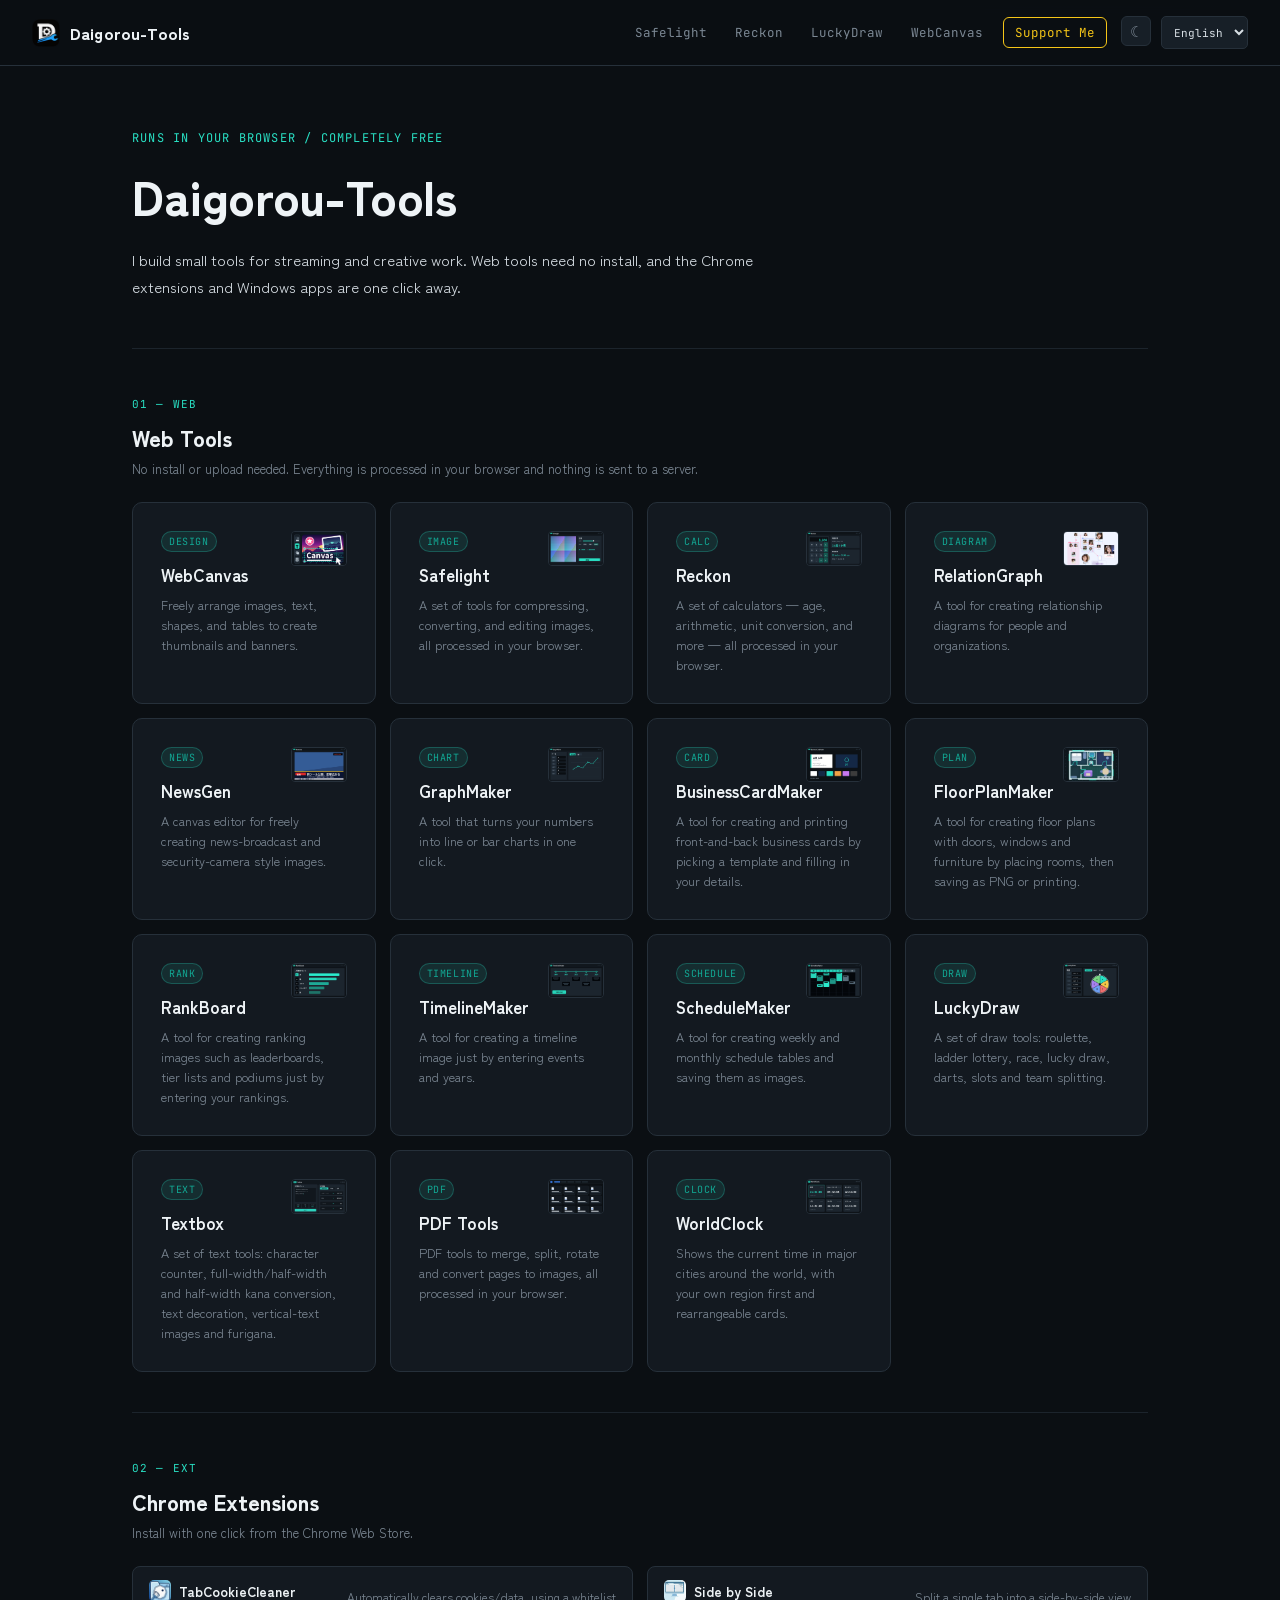
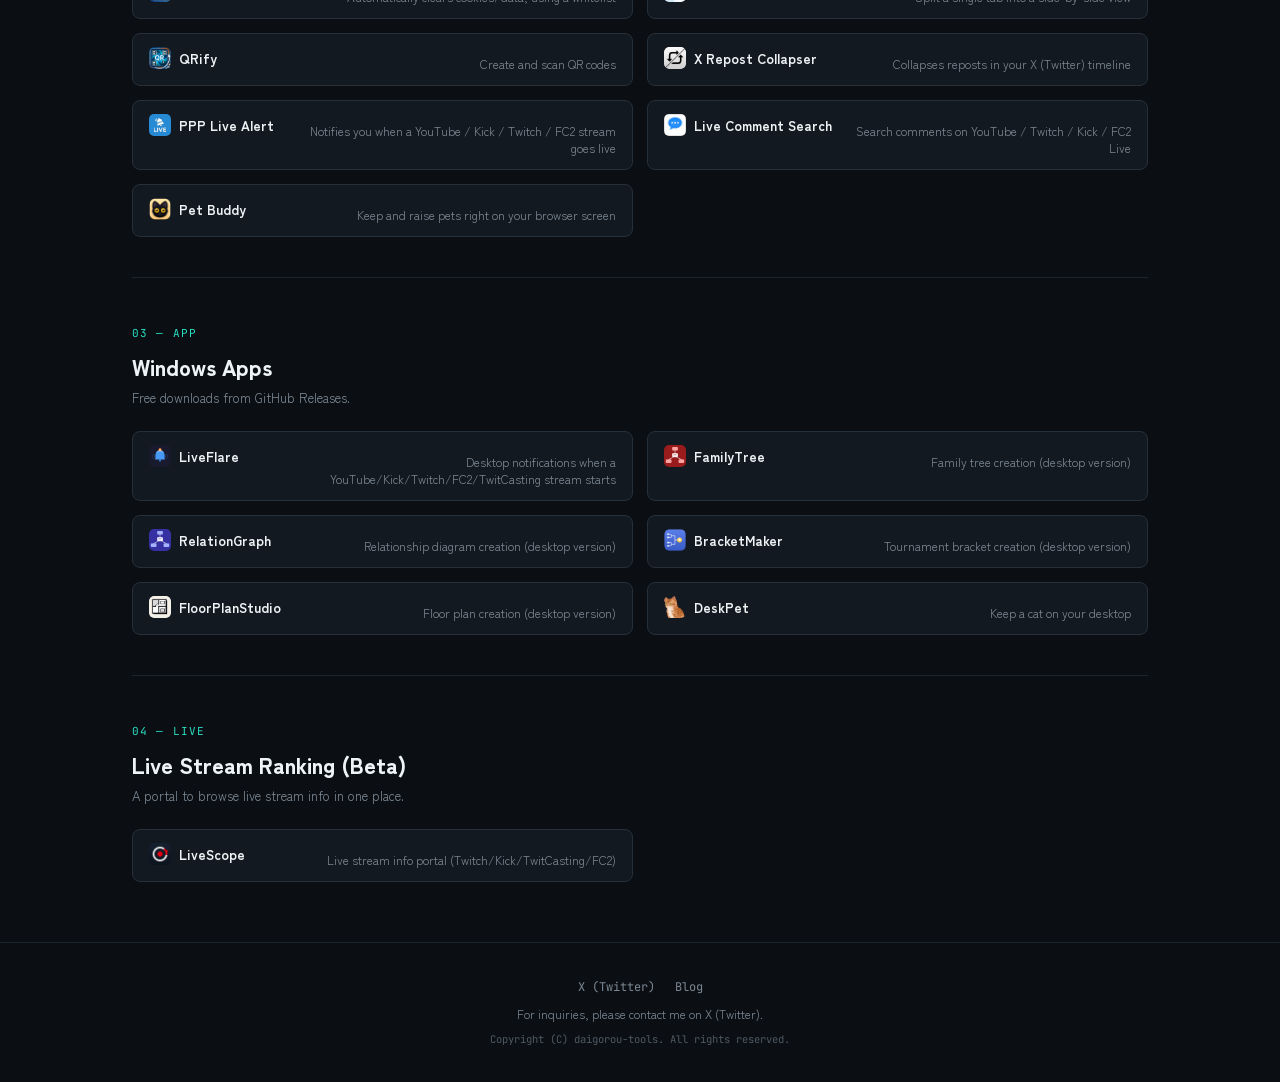
<file: index.html>
<!DOCTYPE html>
<html lang="ja">
<head>
<meta charset="UTF-8">
<meta name="viewport" content="width=device-width, initial-scale=1.0">
<title data-i18n="page_title">Daigorou-Tools — 無料ブラウザツール集・インストール不要</title>
<meta name="description" content="画像編集・各種計算・PDF・名刺・間取り図・年表・抽選・テキスト処理など、インストール不要で使える無料のWebツール集。すべてブラウザ内で処理され、サーバーには送信されません。Chrome拡張やWindowsソフトも公開中。">
<link rel="canonical" href="https://daigorou-addon.github.io/daigorou-tools/">
<meta property="og:type" content="website">
<meta property="og:site_name" content="Daigorou-Tools">
<meta property="og:locale" content="ja_JP">
<meta property="og:title" content="Daigorou-Tools — 無料ブラウザツール集・インストール不要">
<meta property="og:description" content="画像編集・各種計算・PDF・名刺・間取り図・年表・抽選・テキスト処理など、インストール不要で使える無料のWebツール集。すべてブラウザ内で処理されます。">
<meta property="og:url" content="https://daigorou-addon.github.io/daigorou-tools/">
<meta property="og:image" content="https://daigorou-addon.github.io/daigorou-tools/favicon.png">
<meta name="twitter:card" content="summary">
<meta name="twitter:site" content="@daigorouwork">
<link rel="icon" type="image/png" href="favicon.png">
<script>
  // CSSが読み込まれる前にテーマ属性を確定させ、切り替え時のチラつきを防ぐ
  (function(){
    try{
      var t = localStorage.getItem('daigorou-tools-theme');
      document.documentElement.setAttribute('data-theme', (t === 'light') ? 'light' : 'dark');
    }catch(e){}
  })();
</script>
<link rel="preconnect" href="https://fonts.googleapis.com">
<link rel="preconnect" href="https://fonts.gstatic.com" crossorigin>
<link href="https://fonts.googleapis.com/css2?family=JetBrains+Mono:wght@400;500;700&family=Zen+Kaku+Gothic+New:wght@400;500;700;900&display=swap" rel="stylesheet">
<link rel="stylesheet" href="style.css">
<script src="i18n.js" defer></script>
</head>
<body>

<header class="topbar">
  <div class="brand">
    <img class="brand-logo" src="favicon.png" alt="" width="28" height="28">
    <span class="brand-name">Daigorou-Tools</span>
  </div>
  <nav class="toplinks">
    <a data-i18n="name_safelight" href="https://daigorou-addon.github.io/safelight/">Safelight</a>
    <a data-i18n="name_reckon" href="https://daigorou-addon.github.io/reckon/">Reckon</a>
    <a data-i18n="name_luckydraw" href="https://daigorou-addon.github.io/lucky-draw/">LuckyDraw</a>
    <a data-i18n="name_webcanvas" href="https://daigorou-addon.github.io/webcanvas/">WebCanvas</a>
    <a class="support-link" href="https://buymeacoffee.com/daigorou" target="_blank" rel="noopener noreferrer">Support Me</a>
    <button id="themeToggleBtn" class="theme-toggle" data-i18n-title="theme_toggle_title" title="表示テーマを切り替え">☀</button>
    <select id="langSelect" class="lang-select">
      <option value="ja">日本語</option>
      <option value="en">English</option>
      <option value="ko">한국어</option>
      <option value="zh-CN">简体中文</option>
      <option value="zh-TW">繁體中文</option>
      <option value="es">Español</option>
    </select>
  </nav>
</header>

<main>

  <section class="hero">
    <p class="hero-kicker" data-i18n="hero_kicker">ブラウザ完結 / 完全無料</p>
    <h1>Daigorou-Tools</h1>
    <p class="hero-lead" data-i18n="hero_lead">各種ツールを作って公開しています。Web版はインストール不要
Chrome拡張とWindowsソフトはワンクリックで導入できます。</p>
  </section>

  <section class="section">
    <div class="section-head">
      <span class="section-tag">01 — WEB</span>
      <h2 data-i18n="sec1_title">Webツール</h2>
      <p data-i18n="sec1_desc">インストール・アップロード不要です。すべてブラウザ内で処理され、サーバーには送信されません。</p>
      <p id="braveNote" class="brave-note" data-i18n="brave_note" hidden>※スマホのBraveブラウザでは、シールド（ライオンマーク）をオフにしないと正常に動作しない場合があります。</p>
    </div>
    <div class="grid grid-4">
      <a class="card card-featured" href="https://daigorou-addon.github.io/webcanvas/">
        <img class="card-thumb" src="img/webcanvas.png" alt="WebCanvas" width="56" height="35" loading="lazy" onerror="this.remove()">
        <span class="card-tag">DESIGN</span>
        <h3 data-i18n="name_webcanvas">WebCanvas</h3>
        <p data-i18n="card_webcanvas_desc">画像・テキスト・図形・表を自由に配置して、サムネイルやバナーを作れるツール。</p>
      </a>
      <a class="card card-featured" href="https://daigorou-addon.github.io/safelight/">
        <img class="card-thumb" src="img/safelight.png" alt="Safelight" width="56" height="35" loading="lazy" onerror="this.remove()">
        <span class="card-tag">IMAGE</span>
        <h3 data-i18n="name_safelight">Safelight</h3>
        <p data-i18n="card_safelight_desc">画像の圧縮、変換、編集をブラウザ内だけで処理するツール集。</p>
      </a>
      <a class="card card-featured" href="https://daigorou-addon.github.io/reckon/">
        <img class="card-thumb" src="img/reckon.png" alt="Reckon" width="56" height="35" loading="lazy" onerror="this.remove()">
        <span class="card-tag">CALC</span>
        <h3 data-i18n="name_reckon">Reckon</h3>
        <p data-i18n="card_reckon_desc">年齢計算・電卓・単位変換など、各種計算をブラウザ内で処理するツール集。</p>
      </a>
      <a class="card card-featured" href="https://daigorou-addon.github.io/relation-graph-web/">
        <img class="card-thumb" src="img/relationgraph.png" alt="RelationGraph" width="56" height="35" loading="lazy" onerror="this.remove()">
        <span class="card-tag">DIAGRAM</span>
        <h3 data-i18n="name_relationgraph">RelationGraph</h3>
        <p data-i18n="card_relationgraph_desc">人物・組織の相関図を作成できるツール。</p>
      </a>
      <a class="card card-featured" href="https://daigorou-addon.github.io/newsgen/">
        <img class="card-thumb" src="img/newsgen.png" alt="NewsGen" width="56" height="35" loading="lazy" onerror="this.remove()">
        <span class="card-tag">NEWS</span>
        <h3 data-i18n="name_newsgen">NewsGen</h3>
        <p data-i18n="card_newsgen_desc">ニュース番組・監視カメラ風の画像を自由に作成できるキャンバスエディタ。</p>
      </a>
      <a class="card card-featured" href="https://daigorou-addon.github.io/graphmaker/">
        <img class="card-thumb" src="img/graphmaker.png" alt="GraphMaker" width="56" height="35" loading="lazy" onerror="this.remove()">
        <span class="card-tag">CHART</span>
        <h3 data-i18n="name_graphmaker">GraphMaker</h3>
        <p data-i18n="card_graphmaker_desc">数値を入力するだけで折れ線・棒グラフを作成できるツール。</p>
      </a>
      <a class="card card-featured" href="https://daigorou-addon.github.io/businesscardmaker/">
        <img class="card-thumb" src="img/businesscardmaker.png" alt="BusinessCardMaker" width="56" height="35" loading="lazy" onerror="this.remove()">
        <span class="card-tag">CARD</span>
        <h3 data-i18n="name_businesscardmaker">BusinessCardMaker</h3>
        <p data-i18n="card_businesscardmaker_desc">テンプレートを選んで入力するだけで、表裏の名刺を作成・印刷できるツール。</p>
      </a>
      <a class="card card-featured" href="https://daigorou-addon.github.io/floorplanmaker/">
        <img class="card-thumb" src="img/floorplanmaker.png" alt="FloorPlanMaker" width="56" height="35" loading="lazy" onerror="this.remove()">
        <span class="card-tag">PLAN</span>
        <h3 data-i18n="name_floorplanmaker">FloorPlanMaker</h3>
        <p data-i18n="card_floorplanmaker_desc">部屋を配置するだけで、ドア・窓・家具入りの間取り図を作成し、PNG保存・印刷できるツール。</p>
      </a>
      <a class="card card-featured" href="https://daigorou-addon.github.io/rankboard/">
        <img class="card-thumb" src="img/rankboard.png" alt="RankBoard" width="56" height="35" loading="lazy" onerror="this.remove()">
        <span class="card-tag">RANK</span>
        <h3 data-i18n="name_rankboard">RankBoard</h3>
        <p data-i18n="card_rankboard_desc">ランキングを入力するだけで、順位表・ティア表・表彰台などの表画像を作成できるツール。</p>
      </a>
      <a class="card card-featured" href="https://daigorou-addon.github.io/timelinemaker/">
        <img class="card-thumb" src="img/timelinemaker.png" alt="TimelineMaker" width="56" height="35" loading="lazy" onerror="this.remove()">
        <span class="card-tag">TIMELINE</span>
        <h3 data-i18n="name_timelinemaker">TimelineMaker</h3>
        <p data-i18n="card_timelinemaker_desc">出来事と年を入力するだけで、年表画像を作成できるツール。</p>
      </a>
      <a class="card card-featured" href="https://daigorou-addon.github.io/schedulemaker/">
        <img class="card-thumb" src="img/schedulemaker.png" alt="ScheduleMaker" width="56" height="35" loading="lazy" onerror="this.remove()">
        <span class="card-tag">SCHEDULE</span>
        <h3 data-i18n="name_schedulemaker">ScheduleMaker</h3>
        <p data-i18n="card_schedulemaker_desc">週間・月間のスケジュール表を作成し、画像として保存できるツール。</p>
      </a>
      <a class="card card-featured" href="https://daigorou-addon.github.io/lucky-draw/">
        <img class="card-thumb" src="img/lucky-draw.png" alt="LuckyDraw" width="56" height="35" loading="lazy" onerror="this.remove()">
        <span class="card-tag">DRAW</span>
        <h3 data-i18n="name_luckydraw">LuckyDraw</h3>
        <p data-i18n="card_luckydraw_desc">ルーレット・あみだくじ・レース・くじ引き・ダーツ・スロット・チーム分けができる抽選ツール集。</p>
      </a>
      <a class="card card-featured" href="https://daigorou-addon.github.io/textbox/">
        <img class="card-thumb" src="img/textbox.png" alt="Textbox" width="56" height="35" loading="lazy" onerror="this.remove()">
        <span class="card-tag">TEXT</span>
        <h3 data-i18n="name_textbox">Textbox</h3>
        <p data-i18n="card_textbox_desc">文字数カウント・全角半角/半角カナ変換・文字装飾・縦書き画像化・ふりがな付けができるテキストツール集。</p>
      </a>
      <a class="card card-featured" href="https://daigorou-addon.github.io/pdf-tools/">
        <img class="card-thumb" src="img/pdftools.png" alt="PDF Tools" width="56" height="35" loading="lazy" onerror="this.remove()">
        <span class="card-tag">PDF</span>
        <h3 data-i18n="name_pdftools">PDFツール</h3>
        <p data-i18n="card_pdftools_desc">PDFの結合・分割・回転・画像変換などをブラウザ内で処理するツール集。</p>
      </a>
      <a class="card card-featured" href="https://daigorou-addon.github.io/worldclock/">
        <img class="card-thumb" src="img/worldclock.png" alt="WorldClock" width="56" height="35" loading="lazy" onerror="this.remove()">
        <span class="card-tag">CLOCK</span>
        <h3 data-i18n="name_worldclock">WorldClock</h3>
        <p data-i18n="card_worldclock_desc">世界の主要都市の現在時刻を一覧表示。自分の地域を先頭に表示し、カードの並べ替えもできるツール。</p>
      </a>
    </div>
  </section>

  <section class="section">
    <div class="section-head">
      <span class="section-tag">02 — EXT</span>
      <h2 data-i18n="sec2_title">Chrome拡張機能</h2>
      <p data-i18n="sec2_desc">Chromeウェブストアからワンクリックで導入できます。</p>
    </div>
    <div class="grid grid-2">
      <a class="row" href="https://chromewebstore.google.com/detail/fgbdpmmabohmpbkecbohmhadnnpcmadp?utm_source=item-share-cb" target="_blank" rel="noopener">
        <span class="row-name"><img class="row-icon" src="img/icons/tabcookiecleaner.png" alt="" width="22" height="22" loading="lazy" onerror="this.remove()">TabCookieCleaner</span>
        <span class="row-desc" data-i18n="ext_tcc_desc">ホワイトリスト方式でCookie/データを自動削除</span>
      </a>
      <a class="row" href="https://chromewebstore.google.com/detail/ldggejchfmefpfllgifcdkdidkndfijm?utm_source=item-share-cb" target="_blank" rel="noopener">
        <span class="row-name"><img class="row-icon" src="img/icons/sidebyside.png" alt="" width="22" height="22" loading="lazy" onerror="this.remove()">Side by Side</span>
        <span class="row-desc" data-i18n="ext_sbs_desc">1つのタブで画面を左右に分割表示</span>
      </a>
      <a class="row" href="https://chromewebstore.google.com/detail/amllefibcgamaindihhheocadjoeaiei?utm_source=item-share-cb" target="_blank" rel="noopener">
        <span class="row-name"><img class="row-icon" src="img/icons/qrify.png" alt="" width="22" height="22" loading="lazy" onerror="this.remove()">QRify</span>
        <span class="row-desc" data-i18n="ext_qr_desc">QRコードの作成・読み取り</span>
      </a>
      <a class="row" href="https://chromewebstore.google.com/detail/hnbjoaecldhkombolofpclgllfpgfhhi?utm_source=item-share-cb" target="_blank" rel="noopener">
        <span class="row-name"><img class="row-icon" src="img/icons/xrepostcollapser.png" alt="" width="22" height="22" loading="lazy" onerror="this.remove()">X Repost Collapser</span>
        <span class="row-desc" data-i18n="ext_xrc_desc">X(Twitter)のリポストをタイムラインで折りたたむ</span>
      </a>
      <a class="row" href="https://chromewebstore.google.com/detail/ghkobnmkiieaaolppjlgbmhbdlnjgfjc?utm_source=item-share-cb" target="_blank" rel="noopener">
        <span class="row-name"><img class="row-icon" src="img/icons/ppplivealert.png" alt="" width="22" height="22" loading="lazy" onerror="this.remove()">PPP Live Alert</span>
        <span class="row-desc" data-i18n="ext_ppp_desc">YouTube / Kick / Twitch / FC2の配信を通知</span>
      </a>
      <a class="row" href="https://chromewebstore.google.com/detail/ccbcmlofkmamdbfabkmjmnmbmikjnodb?utm_source=item-share-cb" target="_blank" rel="noopener">
        <span class="row-name"><img class="row-icon" src="img/icons/livecommentsearch.png" alt="" width="22" height="22" loading="lazy" onerror="this.remove()">Live Comment Search</span>
        <span class="row-desc" data-i18n="ext_lcs_desc">YouTube / Twitch / Kick / FC2のコメントを検索</span>
      </a>
      <a class="row" href="https://chromewebstore.google.com/detail/ogliaemcpnepgocgphenpnagfphbmfgk?utm_source=item-share-cb" target="_blank" rel="noopener">
        <span class="row-name"><img class="row-icon" src="img/icons/petbuddy.png" alt="" width="22" height="22" loading="lazy" onerror="this.remove()">Pet Buddy</span>
        <span class="row-desc" data-i18n="ext_petbuddy_desc">画面内でペットを飼って育てる</span>
      </a>
    </div>
  </section>

  <section class="section">
    <div class="section-head">
      <span class="section-tag">03 — APP</span>
      <h2 data-i18n="sec3_title">Windowsソフト</h2>
      <p data-i18n="sec3_desc">GitHub Releasesから無料でダウンロードできます。</p>
    </div>
    <div class="grid grid-2">
      <a class="row" href="https://github.com/daigorou-addon/LiveFlare/releases" target="_blank" rel="noopener">
        <span class="row-name"><img class="row-icon" src="img/icons/liveflare.png" alt="" width="22" height="22" loading="lazy" onerror="this.remove()">LiveFlare</span>
        <span class="row-desc" data-i18n="app_liveflare_desc">YouTube/Kick/Twitch/FC2/TwitCastingの配信開始を通知</span>
      </a>
      <a class="row" href="https://github.com/daigorou-addon/FamilyTree/releases" target="_blank" rel="noopener">
        <span class="row-name"><img class="row-icon" src="img/icons/familytree.png" alt="" width="22" height="22" loading="lazy" onerror="this.remove()">FamilyTree</span>
        <span class="row-desc" data-i18n="app_familytree_desc">家系図作成（デスクトップ版）</span>
      </a>
      <a class="row" href="https://github.com/daigorou-addon/RelationGraph/releases" target="_blank" rel="noopener">
        <span class="row-name"><img class="row-icon" src="img/icons/relationgraph.png" alt="" width="22" height="22" loading="lazy" onerror="this.remove()">RelationGraph</span>
        <span class="row-desc" data-i18n="app_relationgraph_desc">相関図作成（デスクトップ版）</span>
      </a>
      <a class="row" href="https://github.com/daigorou-addon/BracketMaker/releases" target="_blank" rel="noopener">
        <span class="row-name"><img class="row-icon" src="img/icons/bracketmaker.png" alt="" width="22" height="22" loading="lazy" onerror="this.remove()">BracketMaker</span>
        <span class="row-desc" data-i18n="app_bracketmaker_desc">トーナメント表作成（デスクトップ版）</span>
      </a>
      <a class="row" href="https://github.com/daigorou-addon/FloorPlanStudio/releases" target="_blank" rel="noopener">
        <span class="row-name"><img class="row-icon" src="img/icons/floorplanstudio.png" alt="" width="22" height="22" loading="lazy" onerror="this.remove()">FloorPlanStudio</span>
        <span class="row-desc" data-i18n="app_floorplanstudio_desc">間取り図作成（デスクトップ版）</span>
      </a>
      <a class="row" href="https://github.com/daigorou-addon/DeskPet/releases" target="_blank" rel="noopener">
        <span class="row-name"><img class="row-icon" src="img/icons/deskpet.png" alt="" width="22" height="22" loading="lazy" onerror="this.remove()">DeskPet</span>
        <span class="row-desc" data-i18n="app_deskpet_desc">デスクトップで猫を飼う</span>
      </a>
    </div>
  </section>

  <section class="section">
    <div class="section-head">
      <span class="section-tag">04 — LIVE</span>
      <h2 data-i18n="sec4_title">配信ランキング（テスト中）</h2>
      <p data-i18n="sec4_desc">配信情報をまとめて見られるポータルです。</p>
    </div>
    <div class="grid grid-2">
      <a class="row" href="https://livescope.pages.dev/" target="_blank" rel="noopener">
        <span class="row-name"><img class="row-icon" src="img/icons/livescope.png" alt="" width="22" height="22" loading="lazy" onerror="this.remove()">LiveScope</span>
        <span class="row-desc" data-i18n="app_livescope_desc">ライブ配信情報ポータル（Twitch/Kick/ツイキャス/FC2）</span>
      </a>
    </div>
  </section>

</main>

<footer>
  <div class="footer-links">
    <a href="https://x.com/daigorouwork" target="_blank" rel="noopener">X (Twitter)</a>
    <a href="https://daigorou-tools.blogspot.com/" target="_blank" rel="noopener" data-i18n="footer_blog">ブログ</a>
  </div>
  <p class="footer-note" data-i18n="footer_contact_note">ご連絡はX (Twitter)までお願いします。</p>
  <div class="footer-copyright">Copyright (C) daigorou-tools. All rights reserved.</div>
</footer>

</body>
</html>
</file>
<file: style.css>
/* ===================================================================
   Daigorou-Tools — トップページ
   モチーフ: 工具箱のパーツカタログ。整然としたグリッドとタグラベルで
   「並べられたツール群」を表現する。
=================================================================== */

:root{
  --bg:#0b0f13;
  --bg-2:#0e1318;
  --panel:#131920;
  --panel-2:#171f27;
  --line:#26303a;
  --line-soft:#1c242c;
  --paper:#eef3f6;
  --ink:#d7dee4;
  --muted:#7c8894;
  --accent:#29e0c4;
  --accent-2:#12a894;
  --accent-ink:#04241f;
  --mono:"JetBrains Mono","SFMono-Regular",Consolas,monospace;
  --sans:"Zen Kaku Gothic New","Hiragino Sans","Noto Sans JP",sans-serif;
}

/* ダーク/ライトテーマ切り替え。デフォルトはダーク */
html[data-theme="dark"]{
  --bg:#0b0f13;
  --bg-2:#0e1318;
  --panel:#131920;
  --panel-2:#171f27;
  --line:#26303a;
  --line-soft:#1c242c;
  --paper:#eef3f6;
  --ink:#d7dee4;
  --muted:#7c8894;
  --accent:#29e0c4;
  --accent-2:#12a894;
  --accent-ink:#04241f;
  --topbar-bg:rgba(11,15,19,.9);
  --support:#f5c518;
  --support-bg:rgba(245,197,24,.12);
}
html[data-theme="light"]{
  --bg:#ffffff;
  --bg-2:#f3f5f6;
  --panel:#ffffff;
  --panel-2:#f1f3f4;
  --line:#dbe0e3;
  --line-soft:#e9ecee;
  --paper:#12181f;
  --ink:#222a33;
  --muted:#828d99;
  --accent:#0f9c8c;
  --accent-2:#0c7c70;
  --accent-ink:#ffffff;
  --topbar-bg:rgba(255,255,255,.9);
  --support:#b58900;
  --support-bg:rgba(181,137,0,.1);
}

*{box-sizing:border-box;}
html,body{margin:0;padding:0;}
body{
  background:
    radial-gradient(ellipse 900px 500px at 85% -10%, rgba(41,224,196,.06), transparent 60%),
    var(--bg);
  color:var(--ink);
  font-family:var(--sans);
  min-height:100vh;
}
a{color:inherit;text-decoration:none;}

/* ---------- ヘッダー ---------- */
.topbar{
  position:sticky;
  top:0;
  z-index:10;
  display:flex;
  align-items:center;
  justify-content:space-between;
  padding:16px 32px;
  background:var(--topbar-bg);
  backdrop-filter:blur(8px);
  border-bottom:1px solid var(--line);
  flex-wrap:wrap;
  gap:12px;
}
.brand{display:flex;align-items:center;gap:10px;}
.brand-logo{
  width:28px;
  height:28px;
  border-radius:6px;
  display:block;
}
.brand-mark{
  font-family:var(--mono);
  font-weight:700;
  font-size:13px;
  background:var(--accent);
  color:var(--accent-ink);
  padding:4px 8px;
  border-radius:4px;
  letter-spacing:.02em;
}
.brand-name{
  font-weight:900;
  font-size:16px;
  color:var(--paper);
  letter-spacing:.01em;
}
.toplinks{display:flex;gap:4px;flex-wrap:wrap;}
.toplinks a{
  font-family:var(--mono);
  font-size:12.5px;
  color:var(--muted);
  padding:8px 12px;
  border-radius:6px;
  transition:background .15s, color .15s;
}
.toplinks a:hover{background:var(--panel-2);color:var(--accent);}
.toplinks a.support-link{
  color:var(--support);
  border:1px solid var(--support);
  padding:6px 11px;
  border-radius:6px;
  margin:0 6px 0 4px;
  align-self:center;
  white-space:nowrap;
}
.toplinks a.support-link:hover{background:var(--support-bg);color:var(--support);}
.lang-select{
  font-family:var(--mono);
  font-size:11px;
  background:var(--panel-2);
  color:var(--ink);
  border:1px solid var(--line);
  border-radius:5px;
  padding:7px 8px;
  margin-left:6px;
  cursor:pointer;
}
.lang-select:focus{outline:2px solid var(--accent);outline-offset:1px;}
.theme-toggle{
  width:30px; height:30px;
  flex:0 0 auto;
  display:flex; align-items:center; justify-content:center;
  border:1px solid var(--line);
  border-radius:6px;
  background:var(--panel-2);
  color:var(--muted);
  font-size:15px;
  line-height:1;
  cursor:pointer;
  padding:0;
  margin-left:4px;
}
.theme-toggle:hover{ border-color:var(--accent); color:var(--ink); }

/* ---------- ヒーロー ---------- */
main{max-width:1080px;margin:0 auto;padding:0 32px;}
.hero{padding:64px 0 48px;}
.hero-kicker{
  font-family:var(--mono);
  font-size:12px;
  letter-spacing:.1em;
  color:var(--accent);
  text-transform:uppercase;
  margin:0 0 14px;
}
.hero h1{
  font-size:clamp(32px, 5vw, 48px);
  font-weight:900;
  color:var(--paper);
  margin:0 0 16px;
  letter-spacing:-.01em;
}
.hero-lead{
  font-size:15px;
  line-height:1.8;
  color:var(--ink);
  max-width:640px;
  margin:0;
  white-space:pre-line;
}

/* ---------- セクション共通 ---------- */
.section{padding:40px 0;border-top:1px solid var(--line-soft);}
.section-head{margin-bottom:24px;}
.section-tag{
  font-family:var(--mono);
  font-size:11px;
  letter-spacing:.1em;
  color:var(--accent);
}
.section-head h2{
  font-size:22px;
  font-weight:900;
  color:var(--paper);
  margin:8px 0 6px;
}
.section-head p{
  font-size:13px;
  color:var(--muted);
  margin:0;
}
.section-head p.brave-note{
  font-size:11px;
  margin-top:6px;
}

/* ---------- Webツールのカード ---------- */
.grid{display:grid;gap:14px;}
.grid-4{grid-template-columns:repeat(4,1fr);}
.grid-2{grid-template-columns:repeat(2,1fr);}
.grid-single{grid-template-columns:1fr;max-width:420px;}
.grid-3{grid-template-columns:repeat(3,1fr);}
@media (max-width:860px){
  .grid-4, .grid-3{grid-template-columns:repeat(2,1fr);}
}
@media (max-width:600px){
  .grid-4, .grid-2, .grid-3{grid-template-columns:1fr;}
  main{padding:0 18px;}
  .topbar{padding:14px 18px;justify-content:center;}
  .brand{display:none;}
  .toplinks{width:100%;justify-content:center;align-items:center;flex-wrap:nowrap;}
  .toplinks a:not(.support-link){display:none;}
}

.card{
  position:relative;
  display:flex;
  flex-direction:column;
  gap:8px;
  background:var(--panel);
  border:1px solid var(--line);
  border-radius:10px;
  padding:20px;
  transition:border-color .15s, transform .15s, background .15s;
}
.card:hover{
  border-color:var(--accent);
  background:var(--panel-2);
  transform:translateY(-2px);
}
.card-featured{
  padding:28px;
}
.card-featured h3{
  font-size:22px;
}
.card-featured p{
  font-size:13.5px;
}
.card-thumb{
  position:absolute;
  top:28px;
  right:28px;
  width:56px;
  height:35px;
  object-fit:cover;
  object-position:top;
  border:1px solid var(--line);
  border-radius:4px;
  background:var(--bg-2);
}
.card-tag{
  align-self:flex-start;
  font-family:var(--mono);
  font-size:10px;
  letter-spacing:.06em;
  color:var(--accent-2);
  background:rgba(41,224,196,.1);
  border:1px solid rgba(41,224,196,.25);
  padding:3px 7px;
  border-radius:20px;
}
.card h3{
  font-size:17px;
  font-weight:700;
  color:var(--paper);
  margin:2px 0 0;
}
.card p{
  font-size:12.5px;
  line-height:1.6;
  color:var(--muted);
  margin:0;
  flex:1;
}

/* ---------- 拡張機能・ソフトのリスト行 ---------- */
.row{
  display:flex;
  align-items:baseline;
  justify-content:space-between;
  gap:16px;
  background:var(--panel);
  border:1px solid var(--line);
  border-radius:8px;
  padding:13px 16px;
  transition:border-color .15s, background .15s;
}
.row:hover{border-color:var(--accent);background:var(--panel-2);}
.row-icon{
  flex:none;
  width:22px;
  height:22px;
  border-radius:5px;
}
.row-name{
  display:inline-flex;
  align-items:center;
  gap:8px;
  font-size:13.5px;
  font-weight:700;
  color:var(--paper);
  white-space:nowrap;
}
.row-desc{
  font-size:12px;
  color:var(--muted);
  text-align:right;
}
@media (max-width:600px){
  .row{flex-direction:column;align-items:flex-start;gap:4px;}
  .row-desc{text-align:left;}
}

/* ---------- フッター ---------- */
footer{
  text-align:center;
  padding:36px 20px;
  border-top:1px solid var(--line-soft);
  margin-top:20px;
}
.footer-links{
  display:flex;
  justify-content:center;
  gap:20px;
  flex-wrap:wrap;
  margin-bottom:10px;
}
.footer-links a{
  font-family:var(--mono);
  font-size:12px;
  color:var(--muted);
  transition:color .15s;
}
.footer-links a:hover{color:var(--accent);}
.footer-copyright{
  font-family:var(--mono);
  font-size:10.5px;
  color:var(--muted);
  opacity:.6;
}
.footer-note{
  font-size:12px;
  color:var(--muted);
  margin:0 0 10px;
}
</file>
